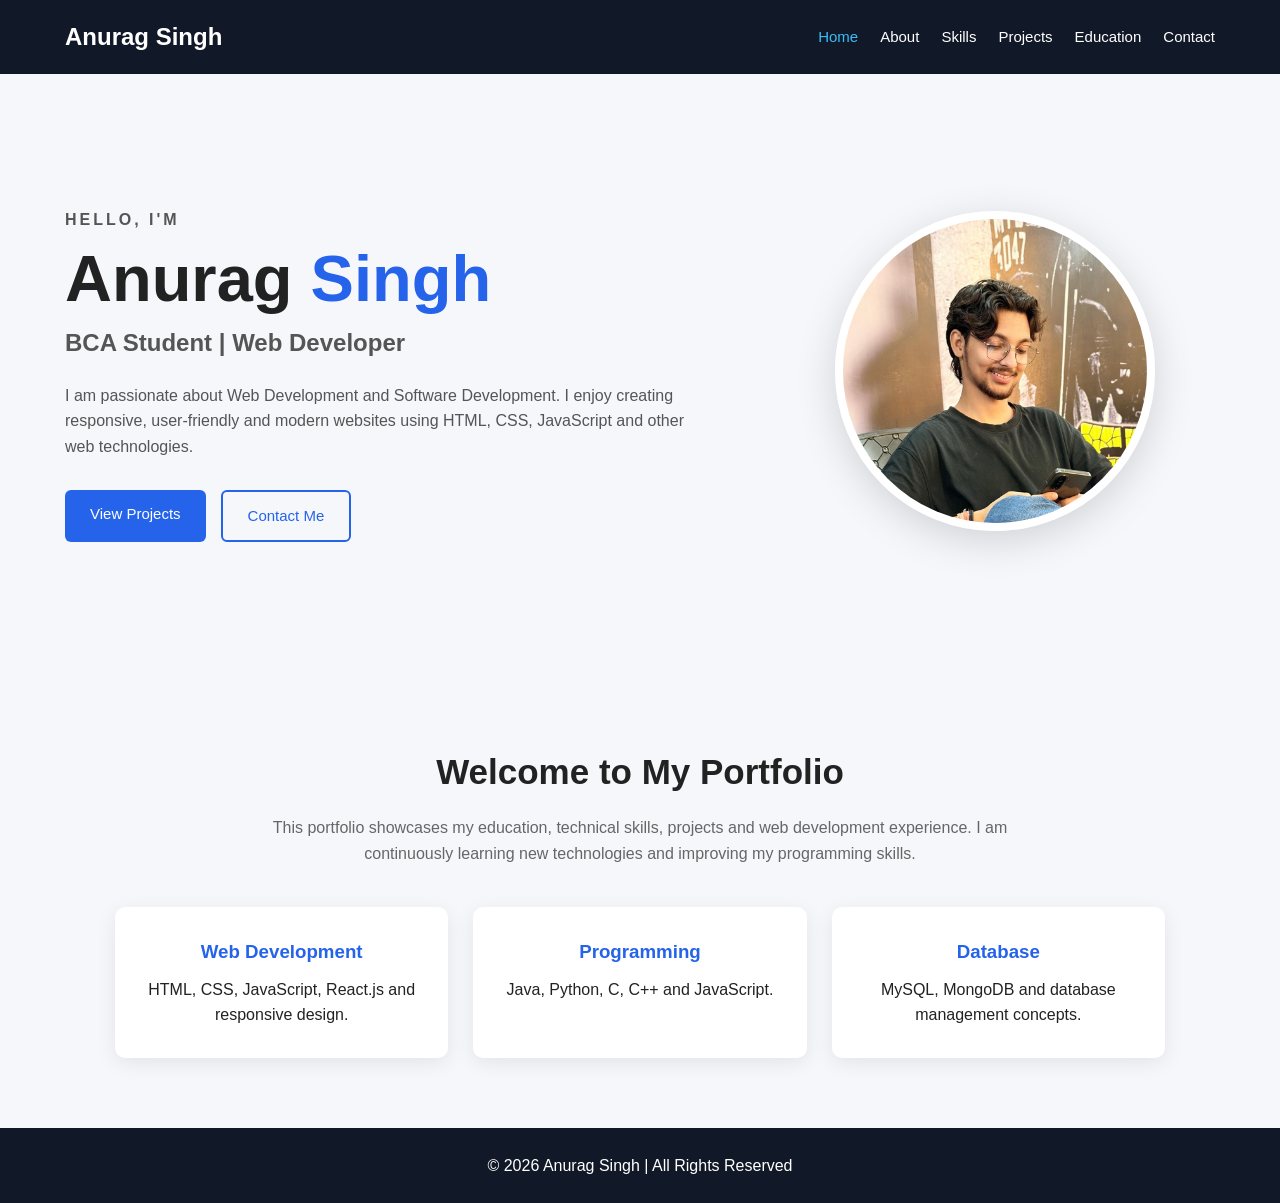
<file: index.html>
<!DOCTYPE html>
<html lang="en">
<head>
    <meta charset="UTF-8">
    <meta name="viewport" content="width=device-width, initial-scale=1.0">
    <title>Anurag Singh | Portfolio</title>
    <link rel="stylesheet" href="style.css">
</head>

<body>

<header>
    <nav class="navbar">
        <div class="logo">Anurag Singh</div>

        <div class="nav-links">
            <a href="index.html" class="active">Home</a>
            <a href="about.html">About</a>
            <a href="skills.html">Skills</a>
            <a href="projects.html">Projects</a>
            <a href="education.html">Education</a>
            <a href="contact.html">Contact</a>
        </div>
    </nav>
</header>

<main>

<section class="hero">

    <div class="hero-text">
        <p class="small-title">HELLO, I'M</p>

        <h1>Anurag <span>Singh</span></h1>

        <h2>BCA Student | Web Developer</h2>

        <p>
            I am passionate about Web Development and Software Development.
            I enjoy creating responsive, user-friendly and modern websites
            using HTML, CSS, JavaScript and other web technologies.
        </p>

        <div class="buttons">
            <a href="projects.html" class="btn">View Projects</a>
            <a href="contact.html" class="btn btn-outline">Contact Me</a>
        </div>
    </div>

    <div class="hero-image">
        <img src="as.jpeg" alt="Anurag Singh Profile Photo">
    </div>

</section>

<section class="intro">

    <h2>Welcome to My Portfolio</h2>

    <p>
        This portfolio showcases my education, technical skills,
        projects and web development experience. I am continuously
        learning new technologies and improving my programming skills.
    </p>

    <div class="quick-cards">

        <div class="quick-card">
            <h3>Web Development</h3>
            <p>HTML, CSS, JavaScript, React.js and responsive design.</p>
        </div>

        <div class="quick-card">
            <h3>Programming</h3>
            <p>Java, Python, C, C++ and JavaScript.</p>
        </div>

        <div class="quick-card">
            <h3>Database</h3>
            <p>MySQL, MongoDB and database management concepts.</p>
        </div>

    </div>

</section>

</main>

<footer>
    <p>© 2026 Anurag Singh | All Rights Reserved</p>
</footer>

</body>
</html>
</file>
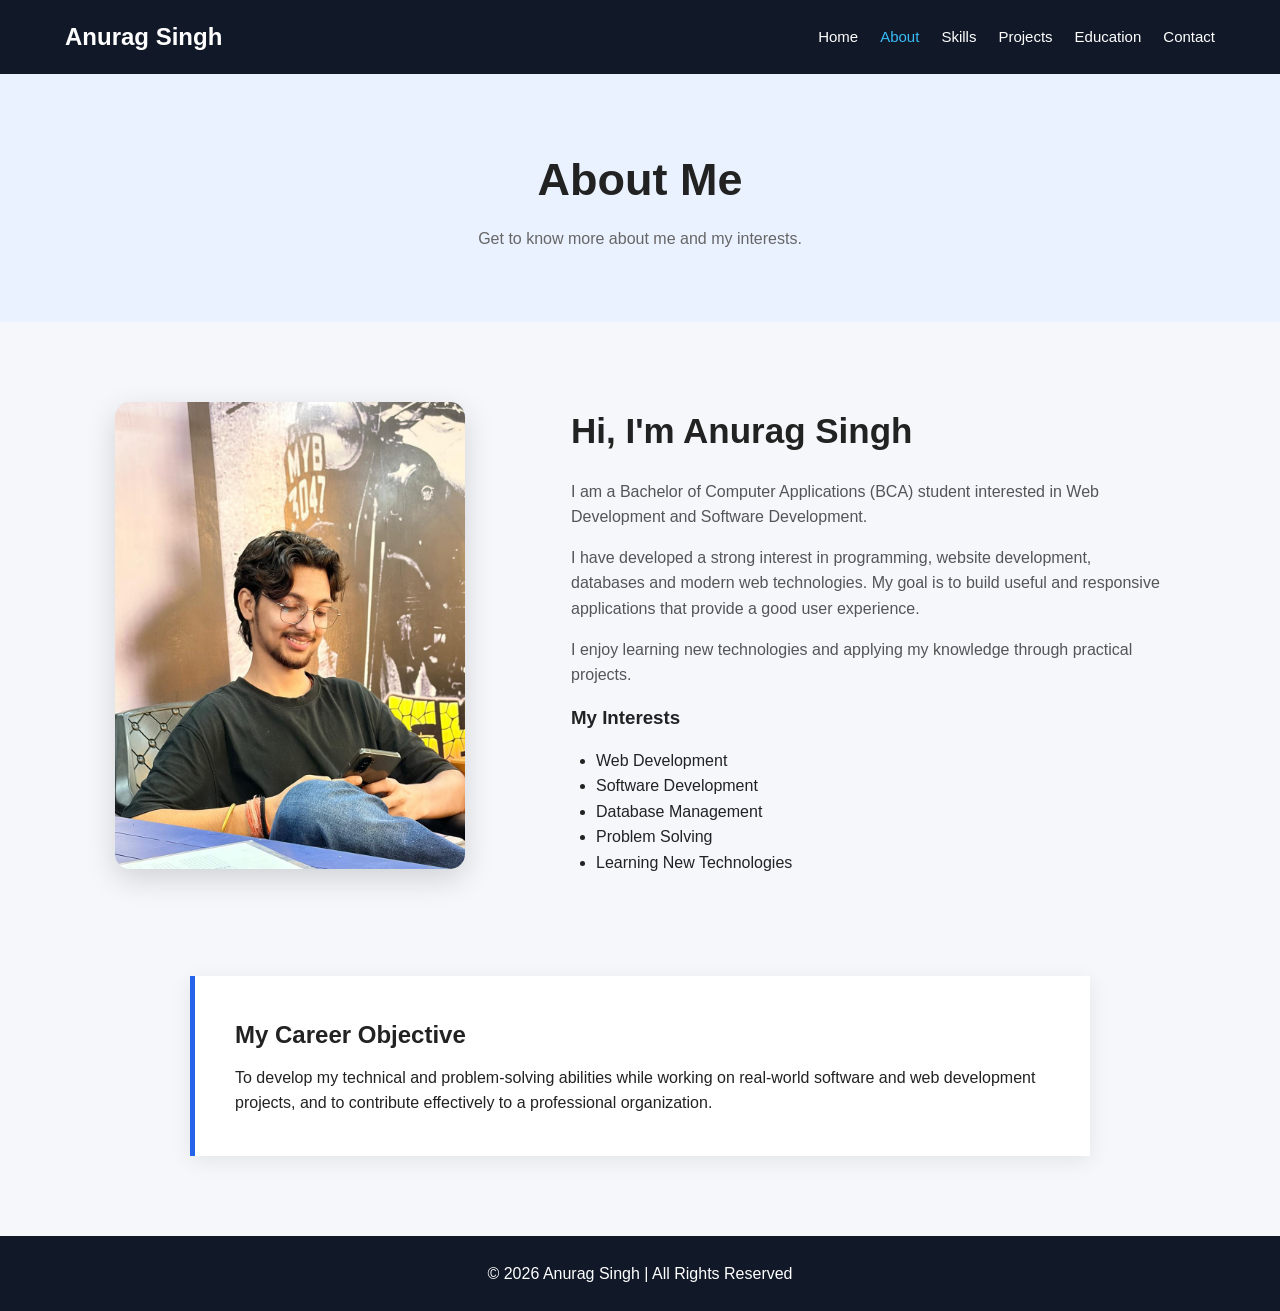
<file: about.html>
<!DOCTYPE html>
<html lang="en">
<head>
    <meta charset="UTF-8">
    <meta name="viewport" content="width=device-width, initial-scale=1.0">
    <title>About | Anurag Singh</title>
    <link rel="stylesheet" href="style.css">
</head>

<body>

<header>
    <nav class="navbar">

        <div class="logo">Anurag Singh</div>

        <div class="nav-links">
            <a href="index.html">Home</a>
            <a href="about.html" class="active">About</a>
            <a href="skills.html">Skills</a>
            <a href="projects.html">Projects</a>
            <a href="education.html">Education</a>
            <a href="contact.html">Contact</a>
        </div>

    </nav>
</header>

<main>

<section class="page-header">
    <h1>About Me</h1>
    <p>Get to know more about me and my interests.</p>
</section>

<section class="about-section">

    <div class="about-image">
        <img src="as.jpeg" alt="Anurag Singh">
    </div>

    <div class="about-text">

        <h2>Hi, I'm Anurag Singh</h2>

        <p>
            I am a Bachelor of Computer Applications (BCA) student
            interested in Web Development and Software Development.
        </p>

        <p>
            I have developed a strong interest in programming,
            website development, databases and modern web technologies.
            My goal is to build useful and responsive applications
            that provide a good user experience.
        </p>

        <p>
            I enjoy learning new technologies and applying my knowledge
            through practical projects.
        </p>

        <h3>My Interests</h3>

        <ul>
            <li>Web Development</li>
            <li>Software Development</li>
            <li>Database Management</li>
            <li>Problem Solving</li>
            <li>Learning New Technologies</li>
        </ul>

    </div>

</section>

<section class="info-section">

    <h2>My Career Objective</h2>

    <p>
        To develop my technical and problem-solving abilities while
        working on real-world software and web development projects,
        and to contribute effectively to a professional organization.
    </p>

</section>

</main>

<footer>
    <p>© 2026 Anurag Singh | All Rights Reserved</p>
</footer>

</body>
</html>
</file>
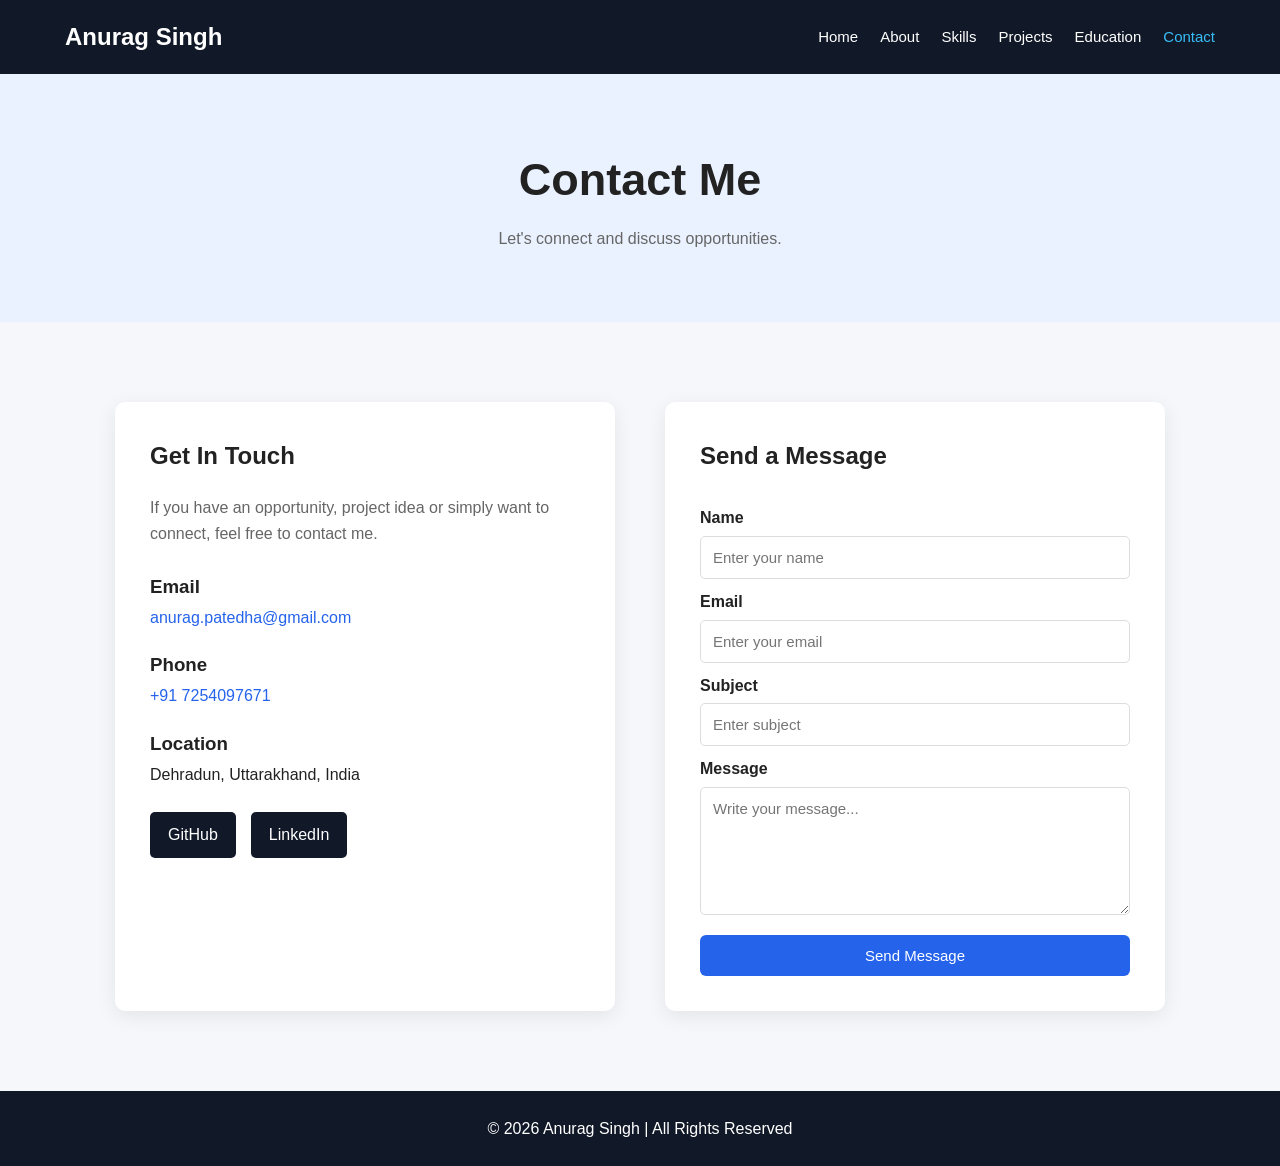
<file: contact.html>
<!DOCTYPE html>
<html lang="en">
<head>
    <meta charset="UTF-8">
    <meta name="viewport" content="width=device-width, initial-scale=1.0">
    <title>Contact | Anurag Singh</title>
    <link rel="stylesheet" href="style.css">
</head>

<body>

<header>
    <nav class="navbar">

        <div class="logo">Anurag Singh</div>

        <div class="nav-links">
            <a href="index.html">Home</a>
            <a href="about.html">About</a>
            <a href="skills.html">Skills</a>
            <a href="projects.html">Projects</a>
            <a href="education.html">Education</a>
            <a href="contact.html" class="active">Contact</a>
        </div>

    </nav>
</header>

<main>

<section class="page-header">
    <h1>Contact Me</h1>
    <p>Let's connect and discuss opportunities.</p>
</section>

<section class="contact-container">

    <div class="contact-info">

        <h2>Get In Touch</h2>

        <p>
            If you have an opportunity, project idea or simply want
            to connect, feel free to contact me.
        </p>

        <div class="contact-item">
            <h3>Email</h3>
            <a href="mailto:anurag.patedha@gmail.com">
                anurag.patedha@gmail.com
            </a>
        </div>

        <div class="contact-item">
            <h3>Phone</h3>
            <a href="tel:+917254097671">
                +91 7254097671
            </a>
        </div>

        <div class="contact-item">
            <h3>Location</h3>
            <p>Dehradun, Uttarakhand, India</p>
        </div>

        <div class="social-links">

            <a href="https://github.com/Anuragsingh0715" target="_blank">
                GitHub
            </a>

            <a href="https://www.linkedin.com/in/anurag-singh71" target="_blank">
                LinkedIn
            </a>

        </div>

    </div>


    <div class="contact-form">

        <h2>Send a Message</h2>

        <form>

            <label for="name">Name</label>

            <input
                type="text"
                id="name"
                placeholder="Enter your name"
                required
            >


            <label for="email">Email</label>

            <input
                type="email"
                id="email"
                placeholder="Enter your email"
                required
            >


            <label for="subject">Subject</label>

            <input
                type="text"
                id="subject"
                placeholder="Enter subject"
            >


            <label for="message">Message</label>

            <textarea
                id="message"
                rows="6"
                placeholder="Write your message..."
            ></textarea>


            <button type="submit" class="btn">
                Send Message
            </button>

        </form>

    </div>

</section>

</main>

<footer>
    <p>© 2026 Anurag Singh | All Rights Reserved</p>
</footer>

</body>
</html>
</file>
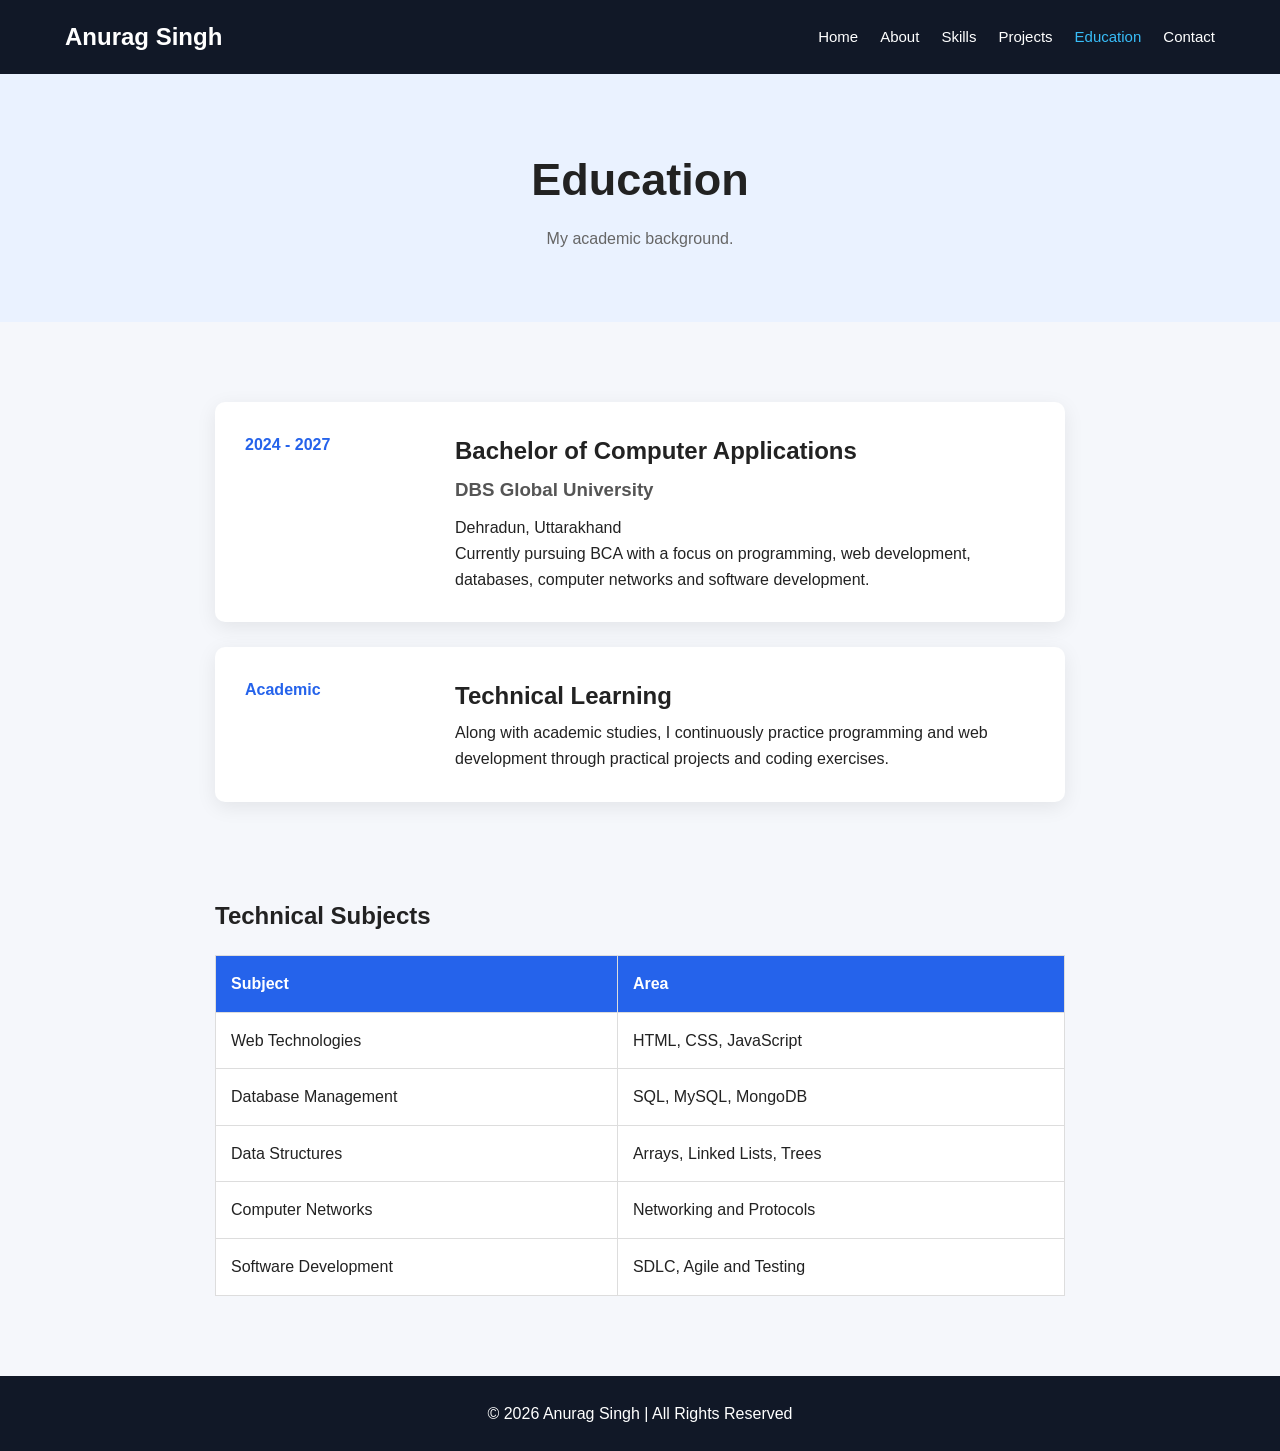
<file: education.html>
<!DOCTYPE html>
<html lang="en">
<head>
    <meta charset="UTF-8">
    <meta name="viewport" content="width=device-width, initial-scale=1.0">
    <title>Education | Anurag Singh</title>
    <link rel="stylesheet" href="style.css">
</head>

<body>

<header>
    <nav class="navbar">

        <div class="logo">Anurag Singh</div>

        <div class="nav-links">
            <a href="index.html">Home</a>
            <a href="about.html">About</a>
            <a href="skills.html">Skills</a>
            <a href="projects.html">Projects</a>
            <a href="education.html" class="active">Education</a>
            <a href="contact.html">Contact</a>
        </div>

    </nav>
</header>

<main>

<section class="page-header">
    <h1>Education</h1>
    <p>My academic background.</p>
</section>

<section class="education-section">

    <div class="education-card">

        <div class="education-year">
            2024 - 2027
        </div>

        <div class="education-content">
            <h2>Bachelor of Computer Applications</h2>

            <h3>DBS Global University</h3>

            <p>
                Dehradun, Uttarakhand
            </p>

            <p>
                Currently pursuing BCA with a focus on programming,
                web development, databases, computer networks and
                software development.
            </p>
        </div>

    </div>


    <div class="education-card">

        <div class="education-year">
            Academic
        </div>

        <div class="education-content">

            <h2>Technical Learning</h2>

            <p>
                Along with academic studies, I continuously practice
                programming and web development through practical
                projects and coding exercises.
            </p>

        </div>

    </div>

</section>


<section class="education-table">

    <h2>Technical Subjects</h2>

    <table>

        <tr>
            <th>Subject</th>
            <th>Area</th>
        </tr>

        <tr>
            <td>Web Technologies</td>
            <td>HTML, CSS, JavaScript</td>
        </tr>

        <tr>
            <td>Database Management</td>
            <td>SQL, MySQL, MongoDB</td>
        </tr>

        <tr>
            <td>Data Structures</td>
            <td>Arrays, Linked Lists, Trees</td>
        </tr>

        <tr>
            <td>Computer Networks</td>
            <td>Networking and Protocols</td>
        </tr>

        <tr>
            <td>Software Development</td>
            <td>SDLC, Agile and Testing</td>
        </tr>

    </table>

</section>

</main>

<footer>
    <p>© 2026 Anurag Singh | All Rights Reserved</p>
</footer>

</body>
</html>
</file>
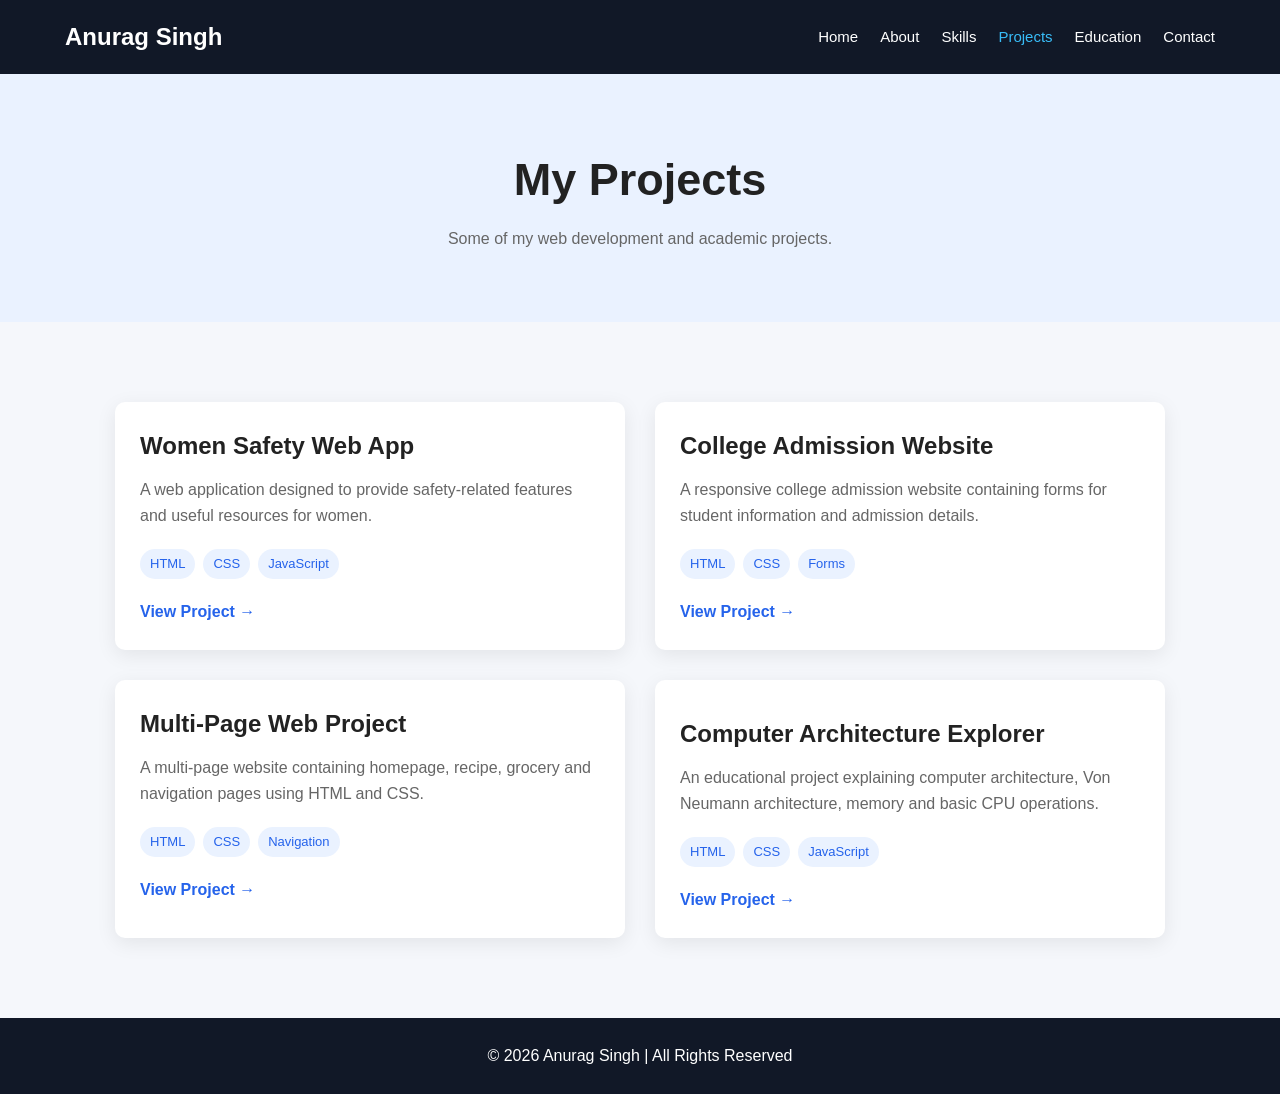
<file: projects.html>
<!DOCTYPE html>
<html lang="en">
<head>
    <meta charset="UTF-8">
    <meta name="viewport" content="width=device-width, initial-scale=1.0">
    <title>Projects | Anurag Singh</title>
    <link rel="stylesheet" href="style.css">
</head>

<body>

<header>
    <nav class="navbar">

        <div class="logo">Anurag Singh</div>

        <div class="nav-links">
            <a href="index.html">Home</a>
            <a href="about.html">About</a>
            <a href="skills.html">Skills</a>
            <a href="projects.html" class="active">Projects</a>
            <a href="education.html">Education</a>
            <a href="contact.html">Contact</a>
        </div>

    </nav>
</header>

<main>

<section class="page-header">
    <h1>My Projects</h1>
    <p>Some of my web development and academic projects.</p>
</section>

<section class="projects-container">

    <div class="project-card">

        

        <div class="project-content">

            <h2>Women Safety Web App</h2>

            <p>
                A web application designed to provide safety-related
                features and useful resources for women.
            </p>

            <div class="tags">
                <span>HTML</span>
                <span>CSS</span>
                <span>JavaScript</span>
            </div>

            <a href="#" class="project-link">View Project →</a>

        </div>

    </div>


    <div class="project-card">

        

        <div class="project-content">

            <h2>College Admission Website</h2>

            <p>
                A responsive college admission website containing
                forms for student information and admission details.
            </p>

            <div class="tags">
                <span>HTML</span>
                <span>CSS</span>
                <span>Forms</span>
            </div>

            <a href="#" class="project-link">View Project →</a>

        </div>

    </div>


    <div class="project-card">
        <div class="project-content">

            <h2>Multi-Page Web Project</h2>

            <p>
                A multi-page website containing homepage, recipe,
                grocery and navigation pages using HTML and CSS.
            </p>

            <div class="tags">
                <span>HTML</span>
                <span>CSS</span>
                <span>Navigation</span>
            </div>

            <a href="#" class="project-link">View Project →</a>

        </div>

    </div>


    <div class="project-card no-image">

        <div class="project-content">

            <h2>Computer Architecture Explorer</h2>

            <p>
                An educational project explaining computer architecture,
                Von Neumann architecture, memory and basic CPU operations.
            </p>

            <div class="tags">
                <span>HTML</span>
                <span>CSS</span>
                <span>JavaScript</span>
            </div>

            <a href="#" class="project-link">View Project →</a>

        </div>

    </div>

</section>

</main>

<footer>
    <p>© 2026 Anurag Singh | All Rights Reserved</p>
</footer>

</body>
</html>
</file>
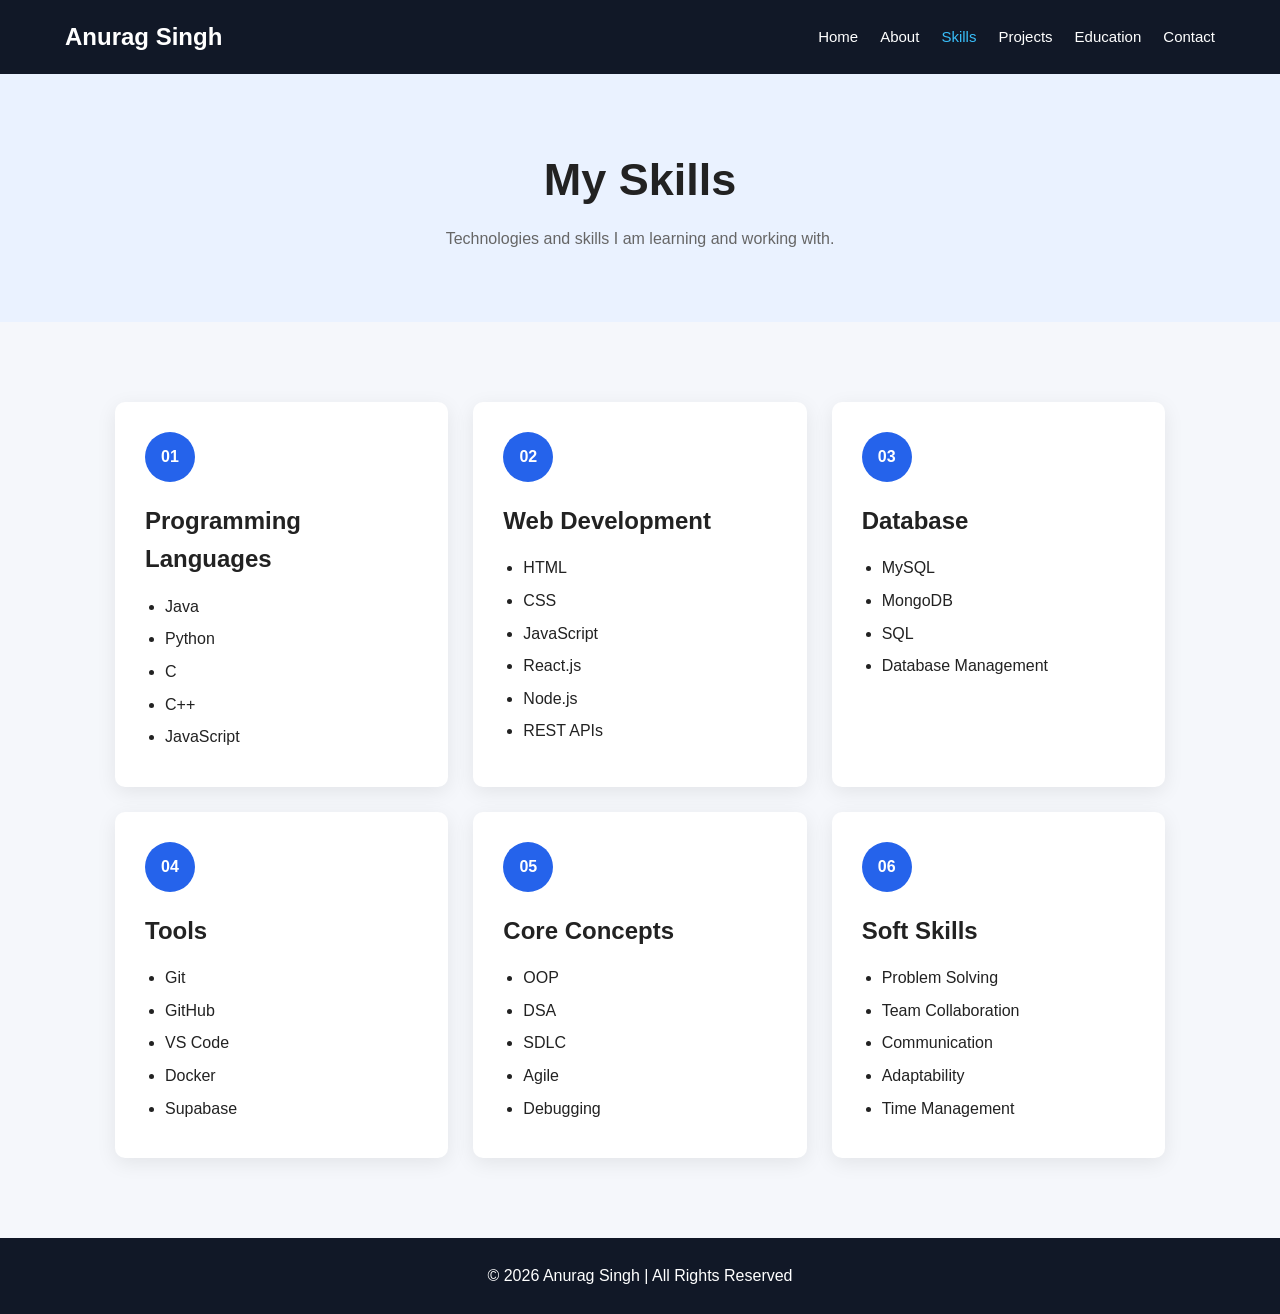
<file: skills.html>
<!DOCTYPE html>
<html lang="en">
<head>
    <meta charset="UTF-8">
    <meta name="viewport" content="width=device-width, initial-scale=1.0">
    <title>Skills | Anurag Singh</title>
    <link rel="stylesheet" href="style.css">
</head>

<body>

<header>
    <nav class="navbar">

        <div class="logo">Anurag Singh</div>

        <div class="nav-links">
            <a href="index.html">Home</a>
            <a href="about.html">About</a>
            <a href="skills.html" class="active">Skills</a>
            <a href="projects.html">Projects</a>
            <a href="education.html">Education</a>
            <a href="contact.html">Contact</a>
        </div>

    </nav>
</header>

<main>

<section class="page-header">
    <h1>My Skills</h1>
    <p>Technologies and skills I am learning and working with.</p>
</section>

<section class="skills-container">

    <div class="skill-card">
        <div class="skill-icon">01</div>
        <h2>Programming Languages</h2>

        <ul>
            <li>Java</li>
            <li>Python</li>
            <li>C</li>
            <li>C++</li>
            <li>JavaScript</li>
        </ul>
    </div>

    <div class="skill-card">
        <div class="skill-icon">02</div>
        <h2>Web Development</h2>

        <ul>
            <li>HTML</li>
            <li>CSS</li>
            <li>JavaScript</li>
            <li>React.js</li>
            <li>Node.js</li>
            <li>REST APIs</li>
        </ul>
    </div>

    <div class="skill-card">
        <div class="skill-icon">03</div>
        <h2>Database</h2>

        <ul>
            <li>MySQL</li>
            <li>MongoDB</li>
            <li>SQL</li>
            <li>Database Management</li>
        </ul>
    </div>

    <div class="skill-card">
        <div class="skill-icon">04</div>
        <h2>Tools</h2>

        <ul>
            <li>Git</li>
            <li>GitHub</li>
            <li>VS Code</li>
            <li>Docker</li>
            <li>Supabase</li>
        </ul>
    </div>

    <div class="skill-card">
        <div class="skill-icon">05</div>
        <h2>Core Concepts</h2>

        <ul>
            <li>OOP</li>
            <li>DSA</li>
            <li>SDLC</li>
            <li>Agile</li>
            <li>Debugging</li>
        </ul>
    </div>

    <div class="skill-card">
        <div class="skill-icon">06</div>
        <h2>Soft Skills</h2>

        <ul>
            <li>Problem Solving</li>
            <li>Team Collaboration</li>
            <li>Communication</li>
            <li>Adaptability</li>
            <li>Time Management</li>
        </ul>
    </div>

</section>

</main>

<footer>
    <p>© 2026 Anurag Singh | All Rights Reserved</p>
</footer>

</body>
</html>
</file>
<file: style.css>
* {
    margin: 0;
    padding: 0;
    box-sizing: border-box;
}

html {
    scroll-behavior: smooth;
}

body {
    font-family: Arial, Helvetica, sans-serif;
    background: #f5f7fb;
    color: #222;
    line-height: 1.6;
}


header {
    background: #111827;
    position: sticky;
    top: 0;
    z-index: 1000;
}

.navbar {
    max-width: 1200px;
    margin: auto;
    padding: 18px 25px;

    display: flex;
    justify-content: space-between;
    align-items: center;
}

.logo {
    color: white;
    font-size: 24px;
    font-weight: bold;
}

.nav-links {
    display: flex;
    gap: 22px;
}

.nav-links a {
    color: white;
    text-decoration: none;
    font-size: 15px;
    transition: 0.3s;
}

.nav-links a:hover,
.nav-links a.active {
    color: #38bdf8;
}
.hero {
    max-width: 1200px;
    margin: auto;
    padding: 90px 25px;

    min-height: 600px;

    display: grid;
    grid-template-columns: 1.2fr 0.8fr;
    gap: 50px;
    align-items: center;
}

.small-title {
    color: #2563eb;
    font-weight: bold;
    letter-spacing: 3px;
}

.hero h1 {
    font-size: 65px;
    line-height: 1.1;
    margin: 10px 0;
}

.hero h1 span {
    color: #2563eb;
}

.hero h2 {
    color: #555;
    margin-bottom: 20px;
}

.hero p {
    max-width: 650px;
    color: #555;
}

.hero-image {
    text-align: center;
}

.hero-image img {
    width: 320px;
    height: 320px;
    object-fit: cover;
    border-radius: 50%;
    border: 8px solid white;
    box-shadow: 0 10px 40px rgba(0, 0, 0, 0.15);
}
.buttons {
    display: flex;
    gap: 15px;
    margin-top: 30px;
}

.btn {
    display: inline-block;
    padding: 12px 25px;
    background: #2563eb;
    color: white;
    text-decoration: none;
    border: none;
    border-radius: 6px;
    cursor: pointer;
    font-size: 15px;
    transition: 0.3s;
}

.btn:hover {
    background: #1d4ed8;
    transform: translateY(-2px);
}

.btn-outline {
    background: transparent;
    color: #2563eb;
    border: 2px solid #2563eb;
}

.btn-outline:hover {
    color: white;
}

.intro {
    max-width: 1100px;
    margin: auto;
    padding: 70px 25px;
    text-align: center;
}

.intro h2 {
    font-size: 35px;
    margin-bottom: 15px;
}

.intro > p {
    max-width: 750px;
    margin: auto;
    color: #666;
}

.quick-cards {
    margin-top: 40px;

    display: grid;
    grid-template-columns: repeat(3, 1fr);
    gap: 25px;
}

.quick-card {
    background: white;
    padding: 30px;
    border-radius: 10px;
    box-shadow: 0 5px 20px rgba(0, 0, 0, 0.08);
}

.quick-card h3 {
    margin-bottom: 10px;
    color: #2563eb;
}

.page-header {
    text-align: center;
    padding: 70px 20px;
    background: #eaf2ff;
}

.page-header h1 {
    font-size: 45px;
    margin-bottom: 10px;
}

.page-header p {
    color: #666;
}

.about-section {
    max-width: 1100px;
    margin: auto;
    padding: 80px 25px;

    display: grid;
    grid-template-columns: 0.8fr 1.2fr;
    gap: 60px;
    align-items: center;
}

.about-image img {
    width: 100%;
    max-width: 350px;
    border-radius: 15px;
    box-shadow: 0 10px 30px rgba(0, 0, 0, 0.15);
}

.about-text h2 {
    font-size: 35px;
    margin-bottom: 20px;
}

.about-text p {
    margin-bottom: 15px;
    color: #555;
}

.about-text ul {
    margin-top: 15px;
    padding-left: 25px;
}

.info-section {
    max-width: 900px;
    margin: 20px auto 80px;
    padding: 40px;
    background: white;
    border-left: 5px solid #2563eb;
    box-shadow: 0 5px 20px rgba(0, 0, 0, 0.08);
}

.info-section h2 {
    margin-bottom: 10px;
}


.skills-container {
    max-width: 1100px;
    margin: auto;
    padding: 80px 25px;

    display: grid;
    grid-template-columns: repeat(3, 1fr);
    gap: 25px;
}

.skill-card {
    background: white;
    padding: 30px;
    border-radius: 10px;

    box-shadow: 0 5px 20px rgba(0, 0, 0, 0.08);

    transition: 0.3s;
}

.skill-card:hover {
    transform: translateY(-7px);
}

.skill-icon {
    width: 50px;
    height: 50px;
    display: flex;
    align-items: center;
    justify-content: center;

    background: #2563eb;
    color: white;

    border-radius: 50%;
    font-weight: bold;
    margin-bottom: 20px;
}

.skill-card h2 {
    margin-bottom: 15px;
}

.skill-card ul {
    padding-left: 20px;
}

.skill-card li {
    margin-bottom: 7px;
}


.projects-container {
    max-width: 1100px;
    margin: auto;
    padding: 80px 25px;

    display: grid;
    grid-template-columns: repeat(2, 1fr);
    gap: 30px;
}

.project-card {
    background: white;
    border-radius: 10px;
    overflow: hidden;

    box-shadow: 0 5px 20px rgba(0, 0, 0, 0.08);

    transition: 0.3s;
}

.project-card:hover {
    transform: translateY(-5px);
}

.project-card img {
    width: 100%;
    height: 220px;
    object-fit: cover;
}

.project-content {
    padding: 25px;
}

.project-content h2 {
    margin-bottom: 12px;
}

.project-content p {
    color: #666;
}

.tags {
    display: flex;
    flex-wrap: wrap;
    gap: 8px;
    margin: 20px 0;
}

.tags span {
    background: #eaf2ff;
    color: #2563eb;
    padding: 5px 10px;
    border-radius: 20px;
    font-size: 13px;
}

.project-link {
    color: #2563eb;
    font-weight: bold;
    text-decoration: none;
}

.project-link:hover {
    text-decoration: underline;
}

.no-image {
    padding-top: 10px;
}

.education-section {
    max-width: 900px;
    margin: auto;
    padding: 80px 25px 40px;
}

.education-card {
    background: white;
    margin-bottom: 25px;
    padding: 30px;

    display: grid;
    grid-template-columns: 180px 1fr;
    gap: 30px;

    border-radius: 10px;
    box-shadow: 0 5px 20px rgba(0, 0, 0, 0.08);
}

.education-year {
    font-weight: bold;
    color: #2563eb;
}

.education-content h2 {
    margin-bottom: 5px;
}

.education-content h3 {
    color: #555;
    margin-bottom: 10px;
}

.education-table {
    max-width: 900px;
    margin: auto;
    padding: 30px 25px 80px;
}

.education-table h2 {
    margin-bottom: 20px;
}

table {
    width: 100%;
    border-collapse: collapse;
    background: white;
}

th,
td {
    padding: 15px;
    text-align: left;
    border: 1px solid #ddd;
}

th {
    background: #2563eb;
    color: white;
}



.contact-container {
    max-width: 1100px;
    margin: auto;
    padding: 80px 25px;

    display: grid;
    grid-template-columns: 1fr 1fr;
    gap: 50px;
}

.contact-info,
.contact-form {
    background: white;
    padding: 35px;
    border-radius: 10px;
    box-shadow: 0 5px 20px rgba(0, 0, 0, 0.08);
}

.contact-info h2,
.contact-form h2 {
    margin-bottom: 20px;
}

.contact-info > p {
    color: #666;
    margin-bottom: 25px;
}

.contact-item {
    margin-bottom: 20px;
}

.contact-item h3 {
    margin-bottom: 3px;
}

.contact-item a {
    color: #2563eb;
    text-decoration: none;
}

.social-links {
    display: flex;
    gap: 15px;
    margin-top: 25px;
}

.social-links a {
    padding: 10px 18px;
    background: #111827;
    color: white;
    text-decoration: none;
    border-radius: 5px;
}

.social-links a:hover {
    background: #2563eb;
}



form {
    display: flex;
    flex-direction: column;
}

form label {
    margin: 10px 0 5px;
    font-weight: bold;
}

form input,
form textarea {
    padding: 12px;
    border: 1px solid #ddd;
    border-radius: 5px;
    font-family: inherit;
    font-size: 15px;
}

form textarea {
    resize: vertical;
    margin-bottom: 20px;
}

form input:focus,
form textarea:focus {
    outline: 2px solid #2563eb;
}


footer {
    background: #111827;
    color: white;
    text-align: center;
    padding: 25px;
}


@media (max-width: 900px) {

    .navbar {
        flex-direction: column;
        gap: 15px;
    }

    .hero {
        grid-template-columns: 1fr;
        text-align: center;
    }

    .hero p {
        margin: auto;
    }

    .buttons {
        justify-content: center;
    }

    .quick-cards {
        grid-template-columns: 1fr 1fr;
    }

    .skills-container {
        grid-template-columns: 1fr 1fr;
    }

    .about-section {
        grid-template-columns: 1fr;
        text-align: center;
    }

    .about-image {
        text-align: center;
    }

    .about-text ul {
        display: inline-block;
        text-align: left;
    }

    .contact-container {
        grid-template-columns: 1fr;
    }
}


@media (max-width: 600px) {

    .navbar {
        padding: 15px;
    }

    .nav-links {
        width: 100%;
        justify-content: center;
        flex-wrap: wrap;
        gap: 10px 15px;
    }

    .nav-links a {
        font-size: 13px;
    }

    .hero {
        padding: 60px 20px;
    }

    .hero h1 {
        font-size: 45px;
    }

    .hero h2 {
        font-size: 20px;
    }

    .hero-image img {
        width: 240px;
        height: 240px;
    }

    .buttons {
        flex-direction: column;
        align-items: center;
    }

    .btn {
        width: 200px;
        text-align: center;
    }

    .quick-cards {
        grid-template-columns: 1fr;
    }

    .page-header {
        padding: 50px 20px;
    }

    .page-header h1 {
        font-size: 35px;
    }

    .skills-container {
        grid-template-columns: 1fr;
        padding: 50px 20px;
    }

    .projects-container {
        grid-template-columns: 1fr;
        padding: 50px 20px;
    }

    .education-card {
        grid-template-columns: 1fr;
        gap: 10px;
    }

    .education-section {
        padding: 50px 20px 20px;
    }

    .education-table {
        padding: 20px;
        overflow-x: auto;
    }

    table {
        min-width: 600px;
    }

    .contact-container {
        padding: 50px 20px;
    }

    .contact-info,
    .contact-form {
        padding: 25px;
    }
}
</file>
